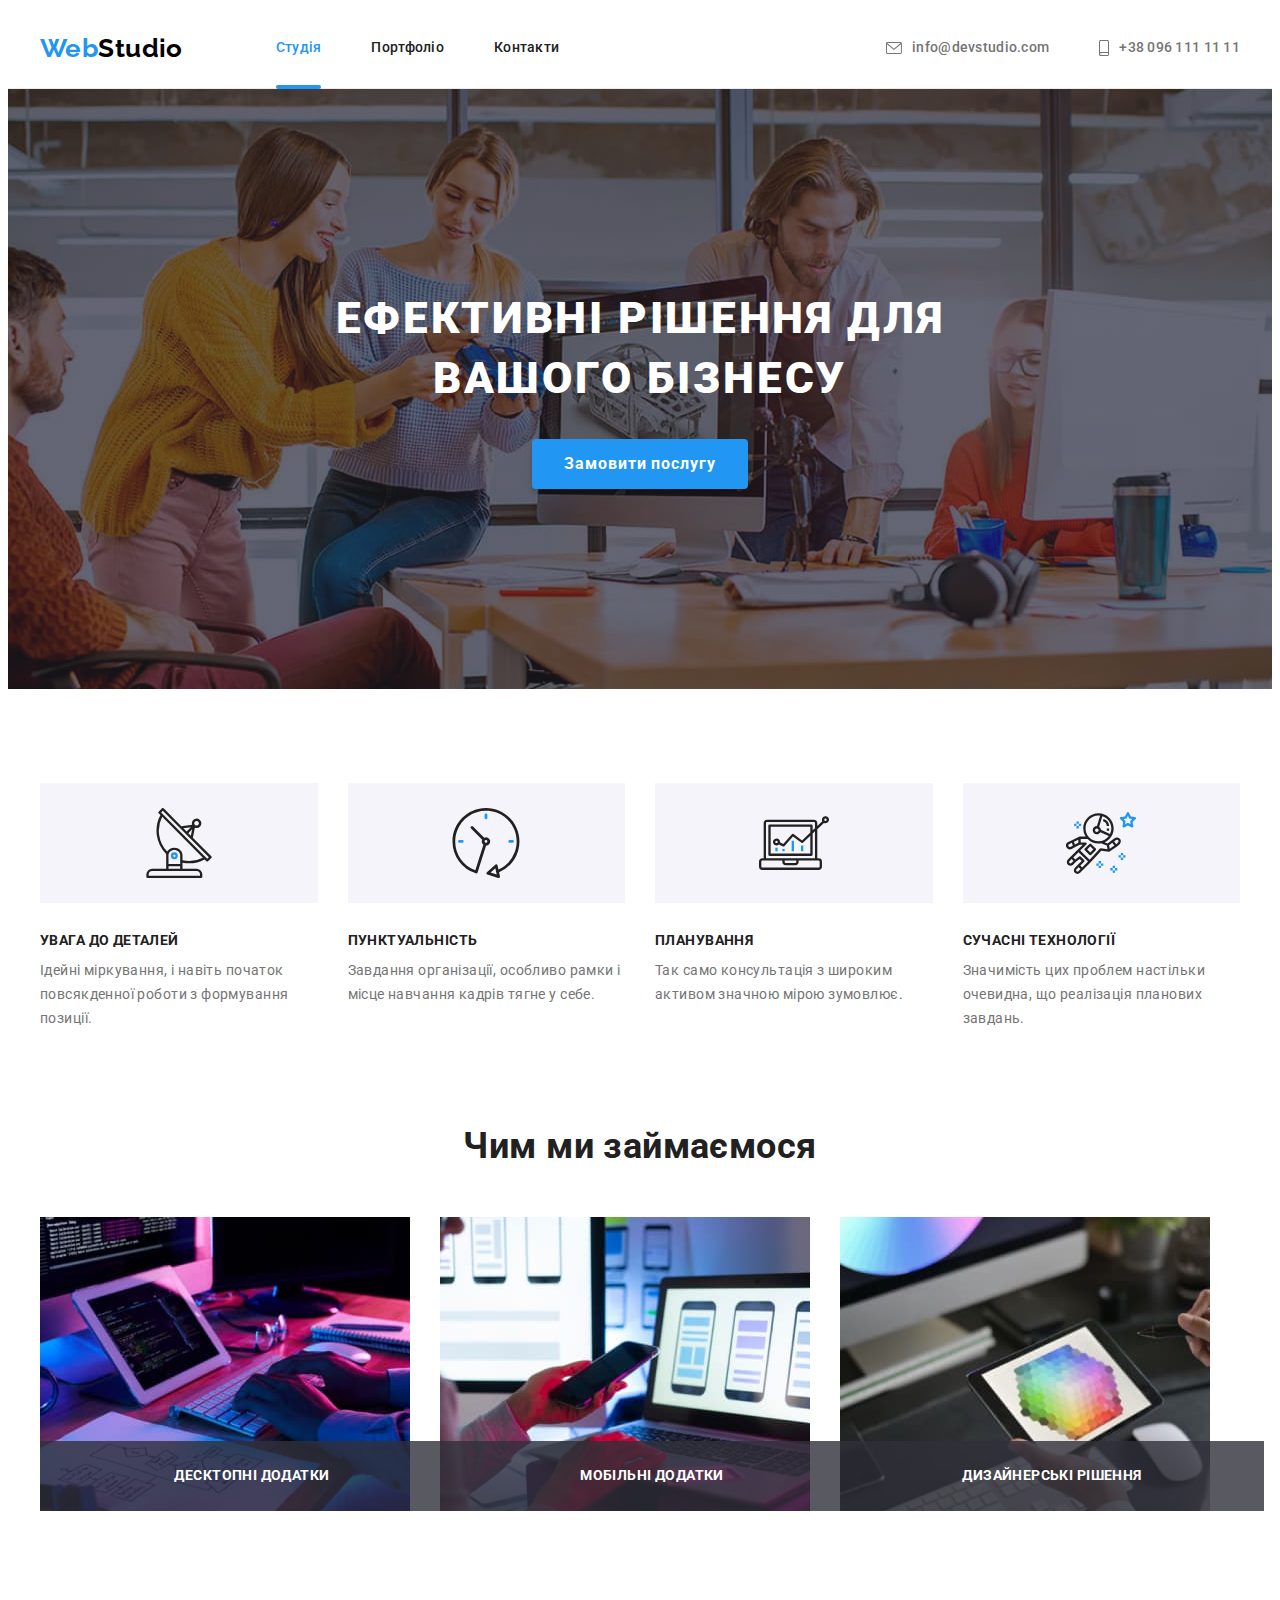
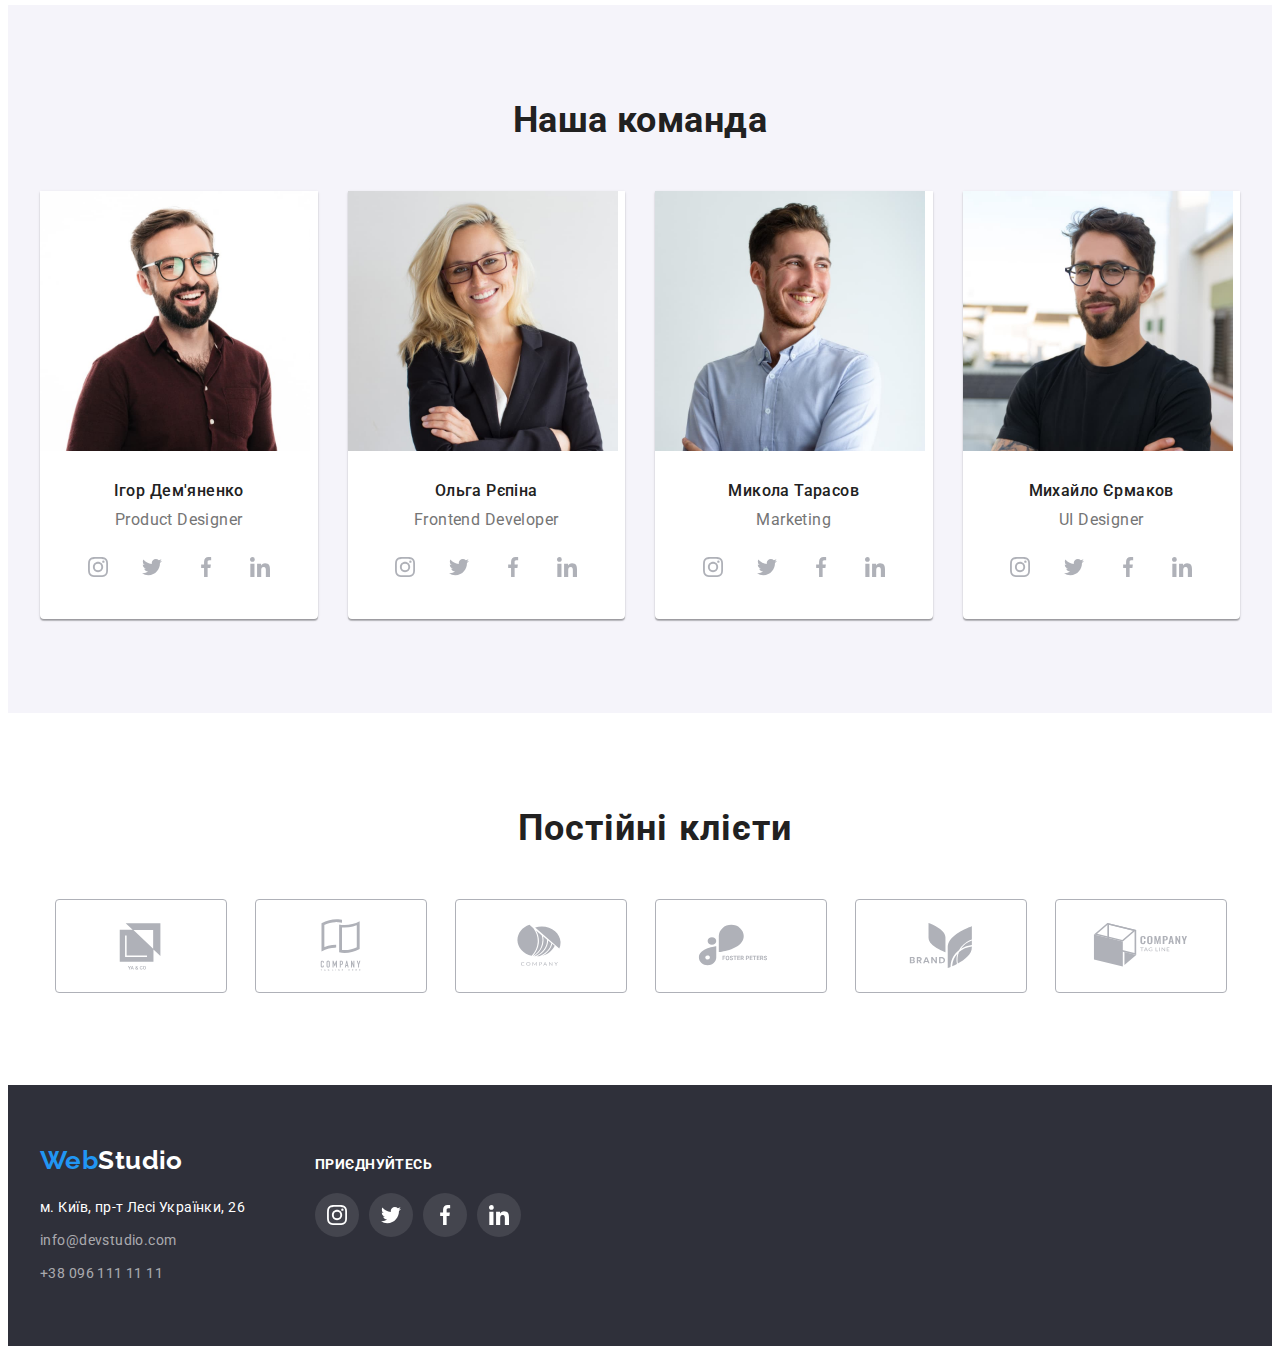
<file: index.html>
<!DOCTYPE html>
<html lang="uk">
  <head>
    <meta charset="UTF-8" />
    <meta http-equiv="X-UA-Compatible" content="IE=edge" />
    <meta name="viewport" content="width=device-width, initial-scale=1.0" />
    <title>WebStudio</title>
    <link rel="preconnect" href="https://fonts.googleapis.com" />
    <link rel="preconnect" href="https://fonts.gstatic.com" crossorigin />
    <link
      href="https://fonts.googleapis.com/css2?family=Raleway:wght@700&family=Roboto:wght@400;500;700;900&display=swap"
      rel="stylesheet"
    />
    <link
      rel="stylesheet"
      href="https://cdnjs.cloudflare.com/ajax/libs/modern-normalize/1.1.0/modern-normalize.min.css"
      integrity="sha512-wpPYUAdjBVSE4KJnH1VR1HeZfpl1ub8YT/NKx4PuQ5NmX2tKuGu6U/JRp5y+Y8XG2tV+wKQpNHVUX03MfMFn9Q=="
      crossorigin="anonymous"
      referrerpolicy="no-referrer"
    />
    <link rel="stylesheet" href="./css/styles.css" />
  </head>
  <body>
    <header class="page-header">
      <div class="container page-header-container">
        <nav class="page-navigator">
          <a class="weblogo link" href="./index.html" lang="en"
            ><span class="logo-accent">Web</span>Studio</a
          >
          <ul class="nav-list list">
            <li>
              <a class="nav-item link current" href="./index.html">Студія</a>
            </li>
            <li>
              <a class="nav-item link" href="./portfolio.html">Портфоліо</a>
            </li>
            <li><a class="nav-item link" href="#">Контакти</a></li>
          </ul>
        </nav>
        <ul class="auth-nav list">
          <li class="menu-header-item">
            <a class="mail link" href="mailto:info@devstudio.com">
              <svg class="contact-mail-icon" width="16" height="12">
                <use href="./images/icons.svg#icon-envelope"></use>
              </svg>
              info@devstudio.com</a
            >
          </li>
          <li class="menu-header-item">
            <a class="auth-nav-tel link" href="tel:+380961111111">
              <svg class="contact-phone-icon" width="10" height="16">
                <use href="./images/icons.svg#icon-smartphone"></use>
              </svg>
              +38 096 111 11 11</a
            >
          </li>
        </ul>
      </div>
    </header>
    <main>
      <section class="hero">
        <h1 class="hero-title">Ефективні рішення для вашого бізнесу</h1>
        <button class="hero-btn" data-modal-open type="button">
          Замовити послугу
        </button>
      </section>
      <section class="section features">
        <div class="container">
          <h2 class="visually-hidden">Перелік переваг</h2>
          <ul class="benefits list">
            <li class="benefits-items icon-antenna">
              <h3 class="title">Увага до деталей</h3>
              <p class="text">
                Ідейні міркування, і навіть початок повсякденної роботи з
                формування позиції.
              </p>
            </li>
            <li class="benefits-items icon-clock">
              <h3 class="title">Пунктуальність</h3>
              <p class="text">
                Завдання організації, особливо рамки і місце навчання кадрів
                тягне у себе.
              </p>
            </li>
            <li class="benefits-items icon-diagram">
              <h3 class="title">Планування</h3>
              <p class="text">
                Так само консультація з широким активом значною мірою зумовлює.
              </p>
            </li>
            <li class="benefits-items icon-astronaut">
              <h3 class="title">Сучасні технології</h3>
              <p class="text">
                Значимість цих проблем настільки очевидна, що реалізація
                планових завдань.
              </p>
            </li>
          </ul>
        </div>
      </section>
      <section class="section works">
        <div class="container">
          <h2 class="section-title">Чим ми займаємося</h2>
          <ul class="direction list">
            <li>
              <div class="title-works-container">
                <img
                  src="./images/Programming.jpg"
                  alt="Програмування"
                  width="370"
                  height="294"
                />
                <p class="title-works-text">Десктопні додатки</p>
              </div>
            </li>
            <li>
              <div class="title-works-container">
                <img
                  src="./images/Applications.jpg"
                  alt="Мобільні додатки"
                  width="370"
                  height="294"
                />
                <p class="title-works-text">Мобільні додатки</p>
              </div>
            </li>
            <li>
              <div class="title-works-container">
                <img
                  src="./images/Desigen.jpg"
                  alt="Дизайн"
                  width="370"
                  height="294"
                />
                <p class="title-works-text">Дизайнерські рішення</p>
              </div>
            </li>
          </ul>
        </div>
      </section>
      <section class="section-team section">
        <div class="container">
          <h2 class="section-title">Наша команда</h2>
          <ul class="team list">
            <li class="team-item">
              <img
                src="./images/IgorD.jpg"
                width="270"
                height="260"
                alt="Ігор Дем'яненко"
              />
              <div class="titlr-team-container">
                <h3 class="title">Ігор Дем'яненко</h3>
                <p class="text" lang="en">Product Designer</p>
                <ul class="social-list list">
                  <li class="social-list-item">
                    <a href="#" class="social-list-link link">
                      <svg
                        lang="en"
                        aria-label="instagram icon"
                        class="social-list-icon"
                        width="20"
                        height="20"
                      >
                        <use href="./images/icons.svg#icon-instagram"></use>
                      </svg>
                    </a>
                  </li>
                  <li class="social-list-item">
                    <a href="#" class="social-list-link link">
                      <svg
                        lang="en"
                        aria-label="twitter icon"
                        class="social-list-icon"
                        width="20"
                        height="20"
                      >
                        <use href="./images/icons.svg#icon-twitter"></use>
                      </svg>
                    </a>
                  </li>
                  <li class="social-list-item">
                    <a href="#" class="social-list-link link">
                      <svg
                        lang="en"
                        aria-label="facebook icon"
                        class="social-list-icon"
                        width="20"
                        height="20"
                      >
                        <use href="./images/icons.svg#icon-facebook"></use>
                      </svg>
                    </a>
                  </li>
                  <li class="social-list-item">
                    <a href="#" class="social-list-link link">
                      <svg
                        lang="en"
                        aria-label="linkedin icon"
                        class="social-list-icon"
                        width="20"
                        height="20"
                      >
                        <use href="./images/icons.svg#icon-linkedin"></use>
                      </svg>
                    </a>
                  </li>
                </ul>
              </div>
            </li>
            <li class="team-item">
              <img
                src="./images/OlgaR.jpg"
                width="270"
                height="260"
                alt="Ольга Рєпіна"
              />
              <div class="titlr-team-container">
                <h3 class="title">Ольга Рєпіна</h3>
                <p class="text" lang="en">Frontend Developer</p>
                <ul class="social-list list">
                  <li class="social-list-item">
                    <a href="#" class="social-list-link link">
                      <svg
                        lang="en"
                        aria-label="instagram icon"
                        class="social-list-icon"
                        width="20"
                        height="20"
                      >
                        <use href="./images/icons.svg#icon-instagram"></use>
                      </svg>
                    </a>
                  </li>
                  <li class="social-list-item">
                    <a href="#" class="social-list-link link">
                      <svg
                        lang="en"
                        aria-label="twitter icon"
                        class="social-list-icon"
                        width="20"
                        height="20"
                      >
                        <use href="./images/icons.svg#icon-twitter"></use>
                      </svg>
                    </a>
                  </li>
                  <li class="social-list-item">
                    <a href="#" class="social-list-link link">
                      <svg
                        lang="en"
                        aria-label="facebook icon"
                        class="social-list-icon"
                        width="20"
                        height="20"
                      >
                        <use href="./images/icons.svg#icon-facebook"></use>
                      </svg>
                    </a>
                  </li>
                  <li class="social-list-item">
                    <a href="#" class="social-list-link link">
                      <svg
                        lang="en"
                        aria-label="linkedin icon"
                        class="social-list-icon"
                        width="20"
                        height="20"
                      >
                        <use href="./images/icons.svg#icon-linkedin"></use>
                      </svg>
                    </a>
                  </li>
                </ul>
              </div>
            </li>
            <li class="team-item">
              <img
                src="./images/MykolaT.jpg"
                width="270"
                height="260"
                alt="Микола Тарасов"
              />
              <div class="titlr-team-container">
                <h3 class="title">Микола Тарасов</h3>
                <p class="text" lang="en">Marketing</p>
                <ul class="social-list list">
                  <li class="social-list-item">
                    <a href="#" class="social-list-link link">
                      <svg
                        lang="en"
                        aria-label="instagram icon"
                        class="social-list-icon"
                        width="20"
                        height="20"
                      >
                        <use href="./images/icons.svg#icon-instagram"></use>
                      </svg>
                    </a>
                  </li>
                  <li class="social-list-item">
                    <a href="#" class="social-list-link link">
                      <svg
                        lang="en"
                        aria-label="twitter icon"
                        class="social-list-icon"
                        width="20"
                        height="20"
                      >
                        <use href="./images/icons.svg#icon-twitter"></use>
                      </svg>
                    </a>
                  </li>
                  <li class="social-list-item">
                    <a href="#" class="social-list-link link">
                      <svg
                        lang="en"
                        aria-label="facebook icon"
                        class="social-list-icon"
                        width="20"
                        height="20"
                      >
                        <use href="./images/icons.svg#icon-facebook"></use>
                      </svg>
                    </a>
                  </li>
                  <li class="social-list-item">
                    <a href="#" class="social-list-link link">
                      <svg
                        lang="en"
                        aria-label="linkedin icon"
                        class="social-list-icon"
                        width="20"
                        height="20"
                      >
                        <use href="./images/icons.svg#icon-linkedin"></use>
                      </svg>
                    </a>
                  </li>
                </ul>
              </div>
            </li>
            <li class="team-item">
              <img
                src="./images/MyhailoE.jpg"
                width="270"
                height="260"
                alt="Михайло Єрмаков"
              />
              <div class="titlr-team-container">
                <h3 class="title">Михайло Єрмаков</h3>
                <p class="text" lang="en">UI Designer</p>
                <ul class="social-list list">
                  <li class="social-list-item">
                    <a href="#" class="social-list-link link">
                      <svg
                        lang="en"
                        aria-label="instagram icon"
                        class="social-list-icon"
                        width="20"
                        height="20"
                      >
                        <use href="./images/icons.svg#icon-instagram"></use>
                      </svg>
                    </a>
                  </li>
                  <li class="social-list-item">
                    <a href="#" class="social-list-link link">
                      <svg
                        lang="en"
                        aria-label="twitter icon"
                        class="social-list-icon"
                        width="20"
                        height="20"
                      >
                        <use href="./images/icons.svg#icon-twitter"></use>
                      </svg>
                    </a>
                  </li>
                  <li class="social-list-item">
                    <a href="#" class="social-list-link link">
                      <svg
                        lang="en"
                        aria-label="facebook icon"
                        class="social-list-icon"
                        width="20"
                        height="20"
                      >
                        <use href="./images/icons.svg#icon-facebook"></use>
                      </svg>
                    </a>
                  </li>
                  <li class="social-list-item">
                    <a href="#" class="social-list-link link">
                      <svg
                        lang="en"
                        aria-label="linkedin icon"
                        class="social-list-icon"
                        width="20"
                        height="20"
                      >
                        <use href="./images/icons.svg#icon-linkedin"></use>
                      </svg>
                    </a>
                  </li>
                </ul>
              </div>
            </li>
          </ul>
        </div>
      </section>
      <section class="clients">
        <div class="container">
          <h2 class="clients-title">Постійні клієти</h2>
          <ul class="clients-list">
            <li class="clients-icon-list list">
              <a class="clients-icon link" href="#">
                <svg class="logo-icon" width="106" height="60">
                  <use href="./images/icons.svg#icon-Logo"></use>
                </svg>
              </a>
            </li>
            <li class="clients-icon-list list">
              <a class="clients-icon link" href="#">
                <svg class="logo-icon" width="106" height="60">
                  <use href="./images/icons.svg#icon-Logo-Copmany"></use>
                </svg>
              </a>
            </li>
            <li class="clients-icon-list list">
              <a class="clients-icon" href="#">
                <svg class="logo-icon link" width="106" height="60">
                  <use href="./images/icons.svg#icon-Logo-client3"></use>
                </svg>
              </a>
            </li>
            <li class="clients-icon-list list">
              <a class="clients-icon link" href="#">
                <svg class="logo-icon" width="106" height="60">
                  <use href="./images/icons.svg#icon-Logo-client4"></use>
                </svg>
              </a>
            </li>
            <li class="clients-icon-list list">
              <a class="clients-icon link" href="#">
                <svg class="logo-icon" width="106" height="60">
                  <use href="./images/icons.svg#icon-Logo-client5"></use>
                </svg>
              </a>
            </li>
            <li class="clients-icon-list list">
              <a class="clients-icon link" href="#">
                <svg class="logo-icon" width="106" height="60">
                  <use href="./images/icons.svg#icon-Logo-client6"></use>
                </svg>
              </a>
            </li>
          </ul>
        </div>
      </section>
    </main>
    <footer class="footer">
      <div class="container oll-footer">
        <div class="futer-list-adress">
          <a class="weblogo link" href="./index.html" lang="en"
            ><span class="logo-accent">Web</span>Studio</a
          >
          <address class="contacts-address">
            <ul class="footer-list list">
              <li class="adress-item">
                <a
                  class="footer-address link"
                  href="https://goo.gl/maps/xFsdHC4gRguGW5g56"
                  target="_blank"
                  rel="noopener noreferrer nofollow"
                  >м. Київ, пр-т Лесі Українки, 26</a
                >
              </li>
              <li class="adress-item">
                <a class="footer-mail link" href="mailto:info@devstudio.com"
                  >info@devstudio.com</a
                >
              </li>
              <li class="adress-item">
                <a class="footer-tel link" href="tel:+380961111111"
                  >+38 096 111 11 11</a
                >
              </li>
            </ul>
          </address>
        </div>
        <div class="social-footer">
          <p class="social-footer-title">приєднуйтесь</p>
          <ul class="footer-social-list list">
            <li class="footer-social-link">
              <a class="footer-icon-link link" href="#">
                <svg
                  lang="en"
                  aria-label="instagram icon"
                  class="footer-icon"
                  width="20"
                  height="20"
                >
                  <use href="./images/icons.svg#icon-instagram"></use>
                </svg>
              </a>
            </li>
            <li class="footer-social-link">
              <a class="footer-icon-link link" href="#">
                <svg
                  lang="en"
                  aria-label="twitter icon"
                  class="footer-icon"
                  width="20"
                  height="20"
                >
                  <use href="./images/icons.svg#icon-twitter"></use>
                </svg>
              </a>
            </li>
            <li class="footer-social-link">
              <a class="footer-icon-link link" href="#">
                <svg
                  lang="en"
                  aria-label="facebook icon"
                  class="footer-icon"
                  width="20"
                  height="20"
                >
                  <use href="./images/icons.svg#icon-facebook"></use>
                </svg>
              </a>
            </li>
            <li class="footer-social-link">
              <a class="footer-icon-link link" href="#">
                <svg
                  lang="en"
                  aria-label="linkedin icon"
                  class="footer-icon"
                  width="20"
                  height="20"
                >
                  <use href="./images/icons.svg#icon-linkedin"></use>
                </svg>
              </a>
            </li>
          </ul>
        </div>
      </div>
    </footer>
    <div class="backdrop is-hidden" data-modal>
      <div class="modal">
        <button type="button" data-modal-close class="modal-btn">
          <svg class="modal-close-icon" width="18" height="18">
            <use href="./images/icons.svg#icon-close-black"></use>
          </svg>
        </button>
      </div>
    </div>
    <script src="./js/modal.js"></script>
  </body>
</html>
</file>
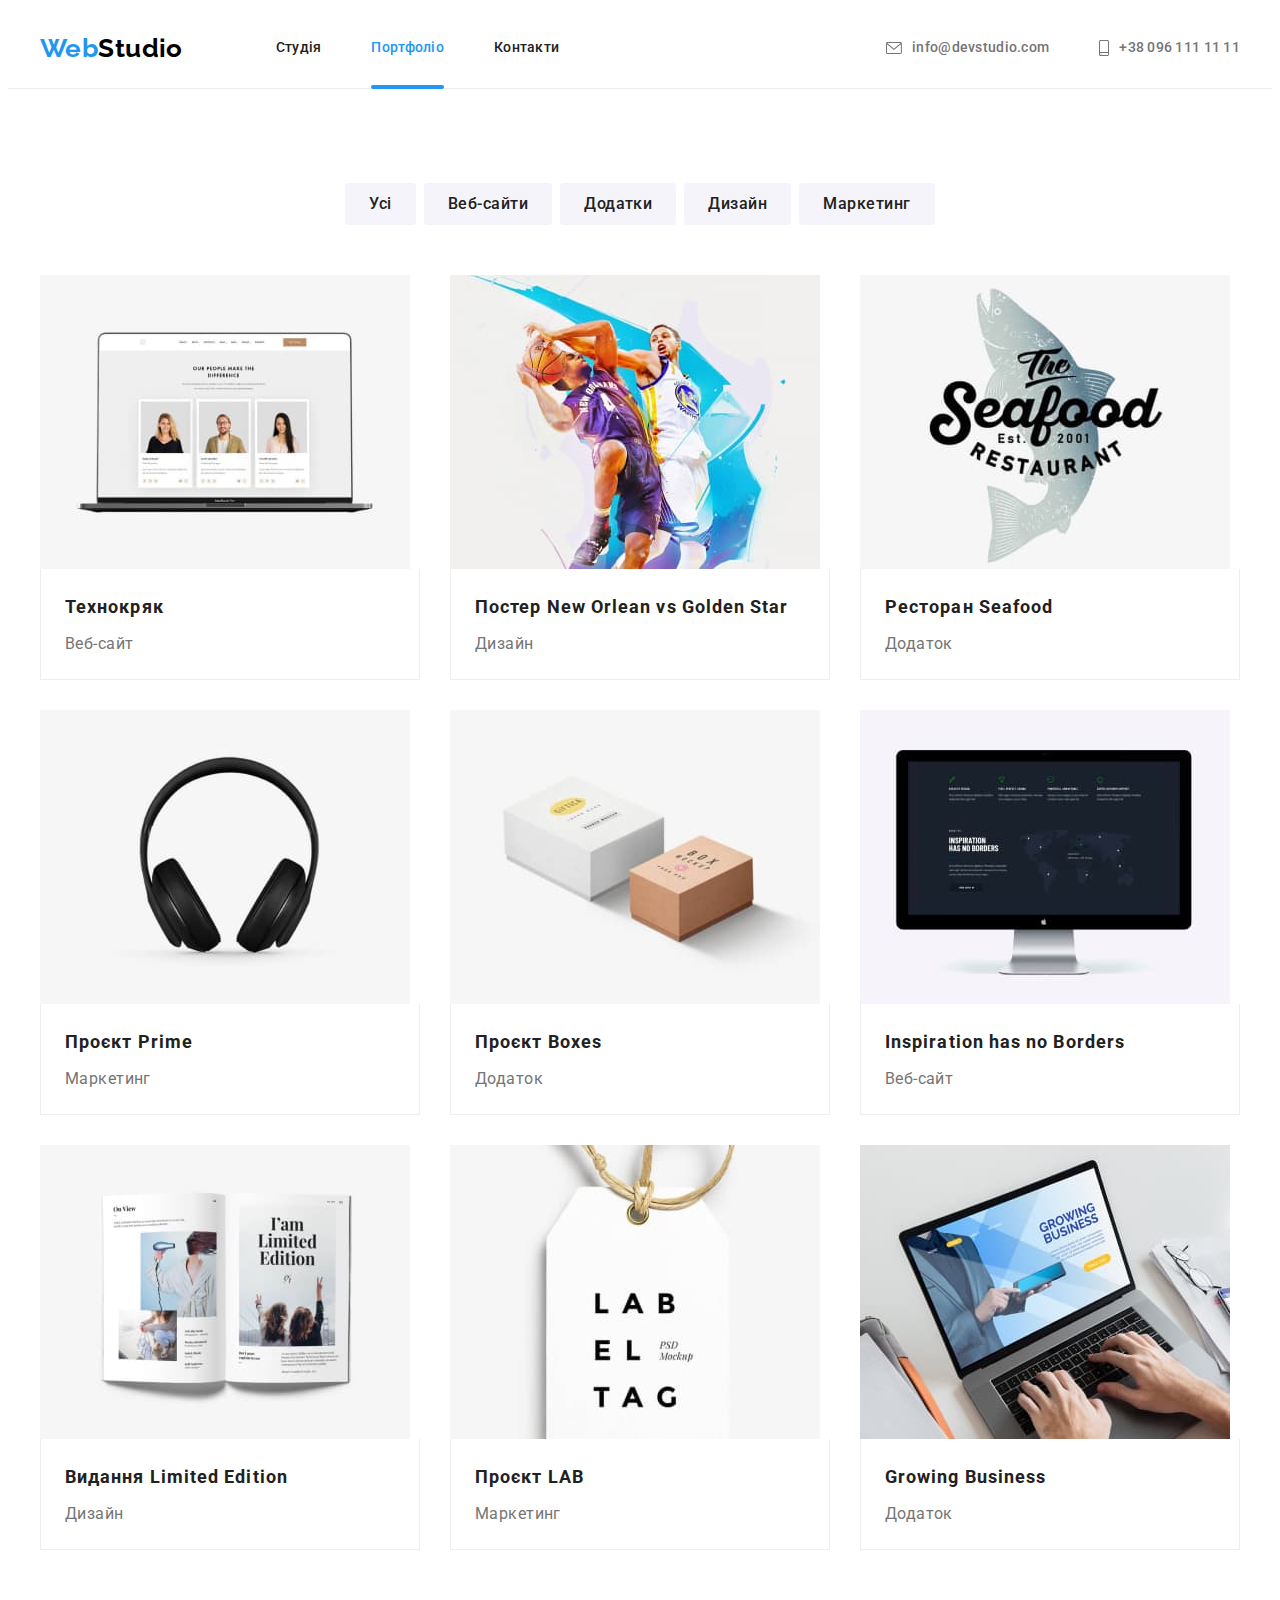
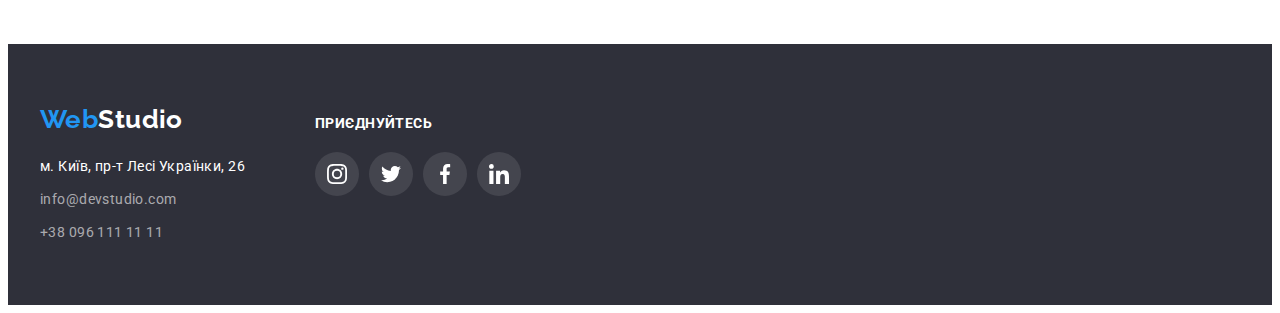
<file: portfolio.html>
<!DOCTYPE html>
<html lang="uk">
  <head>
    <meta charset="UTF-8" />
    <meta http-equiv="X-UA-Compatible" content="IE=edge" />
    <meta name="viewport" content="width=device-width, initial-scale=1.0" />
    <title>Портфоліо</title>
    <link rel="preconnect" href="https://fonts.googleapis.com" />
    <link rel="preconnect" href="https://fonts.gstatic.com" crossorigin />
    <link
      href="https://fonts.googleapis.com/css2?family=Raleway:wght@700&family=Roboto:wght@400;500;700;900&display=swap"
      rel="stylesheet"
    />
    <link
      rel="stylesheet"
      href="https://cdnjs.cloudflare.com/ajax/libs/modern-normalize/1.1.0/modern-normalize.min.css"
      integrity="sha512-wpPYUAdjBVSE4KJnH1VR1HeZfpl1ub8YT/NKx4PuQ5NmX2tKuGu6U/JRp5y+Y8XG2tV+wKQpNHVUX03MfMFn9Q=="
      crossorigin="anonymous"
      referrerpolicy="no-referrer"
    />
    <link rel="stylesheet" href="./css/styles.css" />
  </head>
  <body>
    <header class="page-header">
      <div class="container page-header-container">
        <nav class="page-navigator">
          <a class="weblogo link" href="./index.html" lang="en"
            ><span class="logo-accent">Web</span>Studio</a
          >
          <ul class="nav-list list">
            <li>
              <a class="nav-item link" href="./index.html">Студія</a>
            </li>
            <li>
              <a class="nav-item link current" href="./portfolio.html"
                >Портфоліо</a
              >
            </li>
            <li><a class="nav-item link" href="#">Контакти</a></li>
          </ul>
        </nav>
        <ul class="auth-nav list">
          <li class="menu-header-item">
            <a class="mail link" href="mailto:info@devstudio.com">
              <svg class="contact-mail-icon" width="16" height="12">
                <use href="./images/icons.svg#icon-envelope"></use>
              </svg>
              info@devstudio.com</a
            >
          </li>
          <li class="menu-header-item">
            <a class="auth-nav-tel link" href="tel:+380961111111">
              <svg class="contact-phone-icon" width="10" height="16">
                <use href="./images/icons.svg#icon-smartphone"></use>
              </svg>
              +38 096 111 11 11</a
            >
          </li>
        </ul>
      </div>
    </header>
    <main>
      <h1 class="visually-hidden">Наше партфоліо</h1>
      <section class="section">
        <div class="container">
          <h2 class="visually-hidden">Перелік виконаних робіт</h2>
          <ul class="filter-list list">
            <li class="filter-item">
              <button type="button" class="partfolio-button">Усі</button>
            </li>
            <li class="filter-item">
              <button type="button" class="partfolio-button">Веб-сайти</button>
            </li>
            <li class="filter-item">
              <button type="button" class="partfolio-button">Додатки</button>
            </li>
            <li class="filter-item">
              <button type="button" class="partfolio-button">Дизайн</button>
            </li>
            <li class="filter-item">
              <button type="button" class="partfolio-button">Маркетинг</button>
            </li>
          </ul>
          <ul class="work list">
            <li class="work-item">
              <a class="work-link link" href="#">
                <div class="project-modal-container">
                  <img
                    src="./images/portfolio/website.jpg"
                    width="370"
                    height="294"
                    alt="Ноутбук"
                  />
                  <p class="modal-container-text">
                    Ресурс пропонує комплексні пропозиції з різним рівнем
                    функціоналу та сервісів. Все це дозволить відвідувачу
                    отримати вичерпні відомості про компанію чи приватну особу.
                  </p>
                </div>

                <div class="project-container">
                  <h3 class="title">Технокряк</h3>
                  <p class="text">Веб-сайт</p>
                </div>
              </a>
            </li>
            <li class="work-item">
              <a class="work-link link" href="#">
                <div class="project-modal-container">
                  <img
                    src="./images/portfolio/desigen.jpg"
                    width="370"
                    height="294"
                    alt="Баскетболісти"
                  />
                  <p class="modal-container-text">
                    Ресурс пропонує комплексні пропозиції з різним рівнем
                    функціоналу та сервісів. Все це дозволить відвідувачу
                    отримати вичерпні відомості про компанію чи приватну особу.
                  </p>
                </div>

                <div class="project-container">
                  <h3 class="title">Постер New Orlean vs Golden Star</h3>
                  <p class="text">Дизайн</p>
                </div>
              </a>
            </li>
            <li class="work-item">
              <a class="work-link link" href="#">
                <div class="project-modal-container">
                  <img
                    src="./images/portfolio/applications.jpg"
                    width="370"
                    height="294"
                    alt="Логотип ресторану"
                  />
                  <p class="modal-container-text">
                    Ресурс пропонує комплексні пропозиції з різним рівнем
                    функціоналу та сервісів. Все це дозволить відвідувачу
                    отримати вичерпні відомості про компанію чи приватну особу.
                  </p>
                </div>

                <div class="project-container">
                  <h3 class="title">Ресторан Seafood</h3>
                  <p class="text">Додаток</p>
                </div>
              </a>
            </li>
            <li class="work-item">
              <a class="work-link link" href="#">
                <div class="project-modal-container">
                  <img
                    src="./images/portfolio/prime.jpg"
                    width="370"
                    height="294"
                    alt="Навушники"
                  />
                  <p class="modal-container-text">
                    Ресурс пропонує комплексні пропозиції з різним рівнем
                    функціоналу та сервісів. Все це дозволить відвідувачу
                    отримати вичерпні відомості про компанію чи приватну особу.
                  </p>
                </div>

                <div class="project-container">
                  <h3 class="title">Проєкт Prime</h3>
                  <p class="text">Маркетинг</p>
                </div>
              </a>
            </li>
            <li class="work-item">
              <a class="work-link link" href="#">
                <div class="project-modal-container">
                  <img
                    src="./images/portfolio/boxes.jpg"
                    width="370"
                    height="294"
                    alt="Картонні коробки"
                  />
                  <p class="modal-container-text">
                    Ресурс пропонує комплексні пропозиції з різним рівнем
                    функціоналу та сервісів. Все це дозволить відвідувачу
                    отримати вичерпні відомості про компанію чи приватну особу.
                  </p>
                </div>

                <div class="project-container">
                  <h3 class="title">Проєкт Boxes</h3>
                  <p class="text">Додаток</p>
                </div>
              </a>
            </li>
            <li class="work-item">
              <a class="work-link link" href="#">
                <div class="project-modal-container">
                  <img
                    src="./images/portfolio/borders.jpg"
                    width="370"
                    height="294"
                    alt="Монітор"
                  />
                  <p class="modal-container-text">
                    Ресурс пропонує комплексні пропозиції з різним рівнем
                    функціоналу та сервісів. Все це дозволить відвідувачу
                    отримати вичерпні відомості про компанію чи приватну особу.
                  </p>
                </div>

                <div class="project-container">
                  <h3 class="title" lang="en">Inspiration has no Borders</h3>
                  <p class="text">Веб-сайт</p>
                </div>
              </a>
            </li>
            <li class="work-item">
              <a class="work-link link" href="#">
                <div class="project-modal-container">
                  <img
                    src="./images/portfolio/limited-edition.jpg"
                    width="370"
                    height="294"
                    alt="Журнал"
                  />
                  <p class="modal-container-text">
                    Ресурс пропонує комплексні пропозиції з різним рівнем
                    функціоналу та сервісів. Все це дозволить відвідувачу
                    отримати вичерпні відомості про компанію чи приватну особу.
                  </p>
                </div>

                <div class="project-container">
                  <h3 class="title">Видання Limited Edition</h3>
                  <p class="text">Дизайн</p>
                </div>
              </a>
            </li>
            <li class="work-item">
              <a class="work-link link" href="#">
                <div class="project-modal-container">
                  <img
                    src="./images/portfolio/lab.jpg"
                    width="370"
                    height="294"
                    alt="Бирка"
                  />
                  <p class="modal-container-text">
                    Ресурс пропонує комплексні пропозиції з різним рівнем
                    функціоналу та сервісів. Все це дозволить відвідувачу
                    отримати вичерпні відомості про компанію чи приватну особу.
                  </p>
                </div>

                <div class="project-container">
                  <h3 class="title">Проєкт LAB</h3>
                  <p class="text">Маркетинг</p>
                </div>
              </a>
            </li>
            <li class="work-item">
              <a class="work-link link" href="#">
                <div class="project-modal-container">
                  <img
                    src="./images/portfolio/Business.jpg"
                    width="370"
                    height="294"
                    alt="Людина працює на наутбуці"
                  />
                  <p class="modal-container-text">
                    Ресурс пропонує комплексні пропозиції з різним рівнем
                    функціоналу та сервісів. Все це дозволить відвідувачу
                    отримати вичерпні відомості про компанію чи приватну особу.
                  </p>
                </div>

                <div class="project-container">
                  <h3 class="title" lang="en">Growing Business</h3>
                  <p class="text">Додаток</p>
                </div>
              </a>
            </li>
          </ul>
        </div>
      </section>
    </main>
    <footer class="footer">
      <div class="container oll-footer">
        <div class="futer-list-adress">
          <a class="weblogo link" href="./index.html" lang="en"
            ><span class="logo-accent">Web</span>Studio</a
          >
          <address class="contacts-address">
            <ul class="footer-list list">
              <li class="adress-item">
                <a
                  class="footer-address link"
                  href="https://goo.gl/maps/xFsdHC4gRguGW5g56"
                  target="_blank"
                  rel="noopener noreferrer nofollow"
                  >м. Київ, пр-т Лесі Українки, 26</a
                >
              </li>
              <li class="adress-item">
                <a class="footer-mail link" href="mailto:info@devstudio.com"
                  >info@devstudio.com</a
                >
              </li>
              <li class="adress-item">
                <a class="footer-tel link" href="tel:+380961111111"
                  >+38 096 111 11 11</a
                >
              </li>
            </ul>
          </address>
        </div>
        <div class="social-footer">
          <p class="social-footer-title">приєднуйтесь</p>
          <ul class="footer-social-list list">
            <li class="footer-social-link">
              <a class="footer-icon-link link" href="#">
                <svg
                  lang="en"
                  aria-label="instagram icon"
                  class="footer-icon"
                  width="20"
                  height="20"
                >
                  <use href="./images/icons.svg#icon-instagram"></use>
                </svg>
              </a>
            </li>
            <li class="footer-social-link">
              <a class="footer-icon-link link" href="#">
                <svg
                  lang="en"
                  aria-label="twitter icon"
                  class="footer-icon"
                  width="20"
                  height="20"
                >
                  <use href="./images/icons.svg#icon-twitter"></use>
                </svg>
              </a>
            </li>
            <li class="footer-social-link">
              <a class="footer-icon-link link" href="#">
                <svg
                  lang="en"
                  aria-label="facebook icon"
                  class="footer-icon"
                  width="20"
                  height="20"
                >
                  <use href="./images/icons.svg#icon-facebook"></use>
                </svg>
              </a>
            </li>
            <li class="footer-social-link">
              <a class="footer-icon-link link" href="#">
                <svg
                  lang="en"
                  aria-label="linkedin icon"
                  class="footer-icon"
                  width="20"
                  height="20"
                >
                  <use href="./images/icons.svg#icon-linkedin"></use>
                </svg>
              </a>
            </li>
          </ul>
        </div>
      </div>
    </footer>
  </body>
</html>
</file>
<file: css/styles.css>
:root {
  --primari-text-color: #757575;
  --title-text-color: #212121;
  --accent-color: #2196f3;
  --hover-color-btn: #188ce8;
  --logo-color: #000000;
  --footer-logo-color: #ffffff;
  --hover-color: #2196f3;
  --page-bg-color: #ffffff;
  --section-bg-color: #2f303a;
  --footer-auth-color: rgba(255, 255, 255, 0.6);
  --bgc-ourteam-color: #f5f4fa;
  --container-border-color: #eeeeee;
  --primati-time-function: cubic-bezier(0.4, 0, 0.2, 1);
}

h1,
h2,
h3,
h4,
p {
  margin-top: 0;
  margin-bottom: 0;
}

ul,
ol {
  margin-top: 0;
  margin-bottom: 0;
  padding-left: 0;
}

button {
  cursor: pointer;
}

img {
  display: block;
  max-width: 100%;
  height: auto;
}

.list {
  list-style: none;
}

.link {
  text-decoration: none;
}

.visually-hidden {
  position: absolute;
  width: 1px;
  height: 1px;
  margin: -1px;
  border: 0;
  padding: 0;
  white-space: nowrap;
  clip-path: inset(50%);
  clip: rect(0 0 0 0);
  overflow: hidden;
}

body {
  font-family: "Roboto", sans-serif;
  font-size: 14px;
  letter-spacing: 0.03em;
  background-color: var(--page-bg-color);
  color: var(--primari-text-color);
}

.container {
  width: 1200px;
  margin-left: auto;
  margin-right: auto;
  padding-left: 15px;
  padding-right: 15px;
}

.section {
  display: block;
  padding-top: 94px;
  padding-bottom: 94px;
}

/*---------------- header---------------- */
.page-header {
  border-bottom: 1px solid #ececec;
}

.page-header-container {
  display: flex;
  align-items: center;
  justify-content: space-between;
}

.page-navigator {
  display: flex;
  align-items: center;
}
.weblogo {
  font-family: "Raleway", sans-serif;
  font-weight: 700;
  font-size: 26px;
  line-height: 1.19;
  color: var(--logo-color);
  margin-right: 93px;
}

.logo-accent {
  color: var(--accent-color);
}

.nav-item {
  display: block;
  font-weight: 500;
  line-height: 1.14;
  letter-spacing: 0.02em;
  color: var(--title-text-color);
  padding: 32px 0;
  transition: color 250ms var(--primati-time-function);
}

.nav-item:last-child {
  margin-right: 0;
}

.nav-item:hover,
.nav-item:focus {
  color: var(--accent-color);
}

.nav-list {
  display: flex;
  column-gap: 50px;
}

.nav-list .nav-item.current {
  color: var(--accent-color);
}

.link.current {
  position: relative;
  color: var(--accent-color);
}

.current::after {
  content: "";
  position: absolute;
  display: block;
  bottom: -1px;
  left: 0;
  width: 100%;
  height: 4px;
  background-color: var(--accent-color);
  border-radius: 2px;
}

.auth-nav {
  display: flex;
  gap: 50px;
}

.menu-header-item:last-child {
  margin-right: 0;
}
.mail,
.auth-nav-tel {
  display: flex;
  gap: 10px;
  align-items: center;
  justify-content: center;
  font-weight: 500;
  line-height: 1.14;
  letter-spacing: 0.02em;
  color: var(--primari-text-color);
  padding: 32px 0;
  transition: color 250ms var(--primati-time-function);
}

.mail:hover,
.mail:focus {
  color: var(--accent-color);
}

.auth-nav-tel:hover,
.auth-nav-tel:focus {
  color: var(--accent-color);
}

.contact-mail-icon {
  fill: currentColor;
}

.contact-phone-icon {
  fill: currentColor;
}

/* -----------------HERO--------------------- */

.hero {
  margin-left: auto;
  margin-right: auto;
  max-width: 1600px;
  align-items: center;
  padding: 200px 0;
  text-align: center;
  background-color: #c4c4c4;
  background-image: linear-gradient(
      rgba(47, 48, 58, 0.4),
      rgba(47, 48, 58, 0.4)
    ),
    url(../images/hero-bg-image.jpg);
  background-repeat: no-repeat;
  background-position: center;
  background-size: cover;
}

.hero-title {
  margin: auto;
  margin-bottom: 30px;
  font-weight: 900;
  font-size: 44px;
  line-height: 1.36;
  text-align: center;
  letter-spacing: 0.06em;
  text-transform: uppercase;
  width: 696px;
  color: var(--page-bg-color);
}

.hero-btn {
  box-shadow: 0px 4px 4px rgb(0 0 0 / 15%);
  display: inline-block;
  margin: 0 auto;
  padding: 10px 32px;
  font-family: inherit;
  font-weight: 700;
  font-size: 16px;
  line-height: 1.88;
  letter-spacing: 0.06em;
  background-color: var(--accent-color);
  color: var(--footer-logo-color);
  text-decoration: none;
  border-color: transparent;
  border-radius: 4px;
  border: 0;
  transition: background-color 250ms var(--primati-time-function);
}

.hero-btn:hover,
.hero-btn:focus {
  background-color: var(--hover-color-btn);
}
/* ------------section-benefits--------------- */

.features {
  padding-top: 94px;
  padding-bottom: 47px;
}

.benefits {
  display: flex;
  gap: 30px;
}

.benefits-items {
  flex-basis: calc(100% - 90px / 4);
}

.benefits-items::before {
  display: block;
  content: "";
  height: 120px;
  margin-bottom: 30px;
  background: var(--bgc-ourteam-color);
  background-size: 70px 70px;
  background-repeat: no-repeat;
  background-position: center;
}

.icon-antenna::before {
  background-image: url(../images/antenna.svg);
}

.icon-clock::before {
  background-image: url(../images/clock.svg);
}

.icon-diagram::before {
  background-image: url(../images/diagram.svg);
}

.icon-astronaut::before {
  background-image: url(../images/astronaut.svg);
}

.benefits .title {
  font-weight: 700;
  font-size: 14px;
  line-height: 1.14;
  text-transform: uppercase;
  color: var(--title-text-color);
}

.benefits .text {
  line-height: 1.71;
}

/* -----------section-direction-------------- */

.works {
  padding-top: 47px;
  padding-bottom: 94px;
}

.direction {
  display: flex;
  gap: 30px;
}

.section-title {
  font-weight: 700;
  font-size: 36px;
  line-height: 1.17;
  text-align: center;
  color: var(--title-text-color);
  margin-bottom: 50px;
}

.title-works-container {
  position: relative;
}

.title-works-text {
  position: absolute;
  width: 100%;
  padding: 27px;
  bottom: 0;
  left: 0;
  font-weight: 700;
  font-size: 14px;
  line-height: 1.14;
  text-align: center;
  letter-spacing: 0.03em;
  text-transform: uppercase;
  color: var(--footer-logo-color);
  background-color: rgba(47, 48, 58, 0.8);
}

/* -------------section-team----------------- */

.section-team {
  background-color: var(--bgc-ourteam-color);
}

.team {
  display: flex;
  gap: 30px;
}

.team-item {
  background-color: var(--page-bg-color);
  box-shadow: 0px 1px 3px rgba(0, 0, 0, 0.12), 0px 1px 1px rgba(0, 0, 0, 0.14),
    0px 2px 1px rgba(0, 0, 0, 0.2);
  border-radius: 0px 0px 4px 4px;
  flex-basis: calc(100% - 90px / 4);
}

.team .title {
  font-weight: 500;
  font-size: 16px;
  line-height: 1.19;
  text-align: center;
  color: var(--title-text-color);
}

.title {
  margin-bottom: 10px;
}

.team .text {
  font-size: 16px;
  line-height: 1.19;
  text-align: center;
  padding-bottom: 16px;
}

.titlr-team-container {
  padding-top: 30px;
  padding-bottom: 30px;
}

.social-list {
  display: flex;
  align-items: center;
  justify-content: center;
  height: 100%;
  gap: 10px;
}

.social-list-icon {
  fill: currentColor;
}

.social-list-link {
  display: flex;
  align-items: center;
  justify-content: center;
  width: 44px;
  height: 44px;
  border-radius: 50%;
  color: #afb1b8;
  transition: color 250ms var(--primati-time-function),
    background-color 250ms var(--primati-time-function);
}

.social-list-link:hover,
.social-list-link:focus {
  background-color: var(--hover-color);
  color: var(--page-bg-color);
}

/* ------------------CLIENTS----------- */

.clients {
  padding-top: 94px;
  padding-bottom: 94px;
  max-width: 1200px;
  margin: 0 auto;
}

.clients-title {
  margin-bottom: 50px;
  font-weight: 700;
  font-size: 36px;
  line-height: 1.17;
  text-align: center;
  letter-spacing: 0.03em;
  color: var(--title-text-color);
}

.clients-list {
  display: flex;
  gap: 30px;
}

.clients-icon-list {
  width: 170px;
  height: 92px;
}

.clients-icon {
  display: flex;
  width: 100%;
  height: 100%;
  border: 1px solid #afb1b8;
  border-radius: 4px;
  justify-content: center;
  align-items: center;
  color: #afb1b8;
  transition: border-color 250ms var(--primati-time-function),
    color 250ms var(--primati-time-function);
}

.logo-icon {
  fill: currentColor;
}

.clients-icon:hover,
.clients-icon:focus {
  border-color: var(--accent-color);
  color: var(--accent-color);
}

/* -------------Footer---------- */

.footer {
  background-color: var(--section-bg-color);
  padding-top: 60px;
  padding-bottom: 60px;
}

.oll-footer {
  display: flex;
  align-items: baseline;
}

.futer-list-adress {
  display: block;
  margin-right: 70px;
}

.footer .weblogo {
  display: inline-block;
  margin-bottom: 20px;
  font-family: "Raleway", sans-serif;
  font-weight: 700;
  font-size: 26px;
  line-height: 1.19;
  color: var(--footer-logo-color);
  margin-right: 0;
}
.contacts-address {
  font-style: normal;
}

.adress-item {
  display: block;
}

.footer-list .adress-item:not(:last-child) {
  margin-bottom: 9px;
}

.footer-address {
  line-height: 1.71;
  color: var(--footer-logo-color);
  transition: color 250ms var(--primati-time-function);
}

.footer-mail,
.footer-tel {
  line-height: 1.71;
  color: var(--footer-auth-color);
  transition: color 250ms var(--primati-time-function);
}

.footer-address:hover,
.footer-address:focus {
  color: var(--accent-color);
}

.footer-mail:hover,
.footer-mail:focus {
  color: var(--accent-color);
}

.footer-tel:hover,
.footer-tel:focus {
  color: var(--accent-color);
}

.social-footer-title {
  display: block;
  font-weight: 700;
  font-size: 14px;
  line-height: 1.14;
  letter-spacing: 0.03em;
  text-transform: uppercase;
  color: var(--footer-logo-color);
  margin-bottom: 20px;
}

.footer-social-list {
  display: flex;
  align-items: center;
  justify-content: center;
  height: 100%;
  gap: 10px;
}

.footer-icon-link {
  width: 44px;
  height: 44px;
  border-radius: 50%;
  display: flex;
  align-items: center;
  justify-content: center;
  background: rgba(255, 255, 255, 0.1);
  color: var(--footer-logo-color);
  transition: background-color 250ms var(--primati-time-function);
}

.footer-icon {
  fill: currentColor;
}

.footer-icon-link:hover,
.footer-icon-link:focus {
  background-color: var(--accent-color);
}
/* ------------------------Portfolio--------------------- */

.filter-list {
  display: flex;
  justify-content: center;
  gap: 8px;
  margin-bottom: 50px;
}

.partfolio-button {
  padding: 6px 22px;
  font-family: inherit;
  border-color: transparent;
  border-radius: 4px;
  font-weight: 500;
  font-size: 16px;
  line-height: 1.62;
  letter-spacing: 0.03em;
  cursor: pointer;
  background-color: var(--bgc-ourteam-color);
  color: var(--title-text-color);
  transition: color 250ms var(--primati-time-function),
    background-color 250ms var(--primati-time-function),
    box-shadow 250ms var(--primati-time-function);
}

.partfolio-button:hover,
.partfolio-button:focus {
  color: var(--footer-logo-color);
  background-color: var(--accent-color);
  box-shadow: 0px 3px 1px rgba(0, 0, 0, 0.1), 0px 1px 2px rgba(0, 0, 0, 0.08),
    0px 2px 2px rgba(0, 0, 0, 0.12);
}

/* ----------work gallery--------------- */

.work {
  display: flex;
  gap: 30px;
  flex-wrap: wrap;
}

.work-link {
  display: block;
  position: relative;
  transition: box-shadow 250ms var(--primati-time-function);
}

.work-item {
  flex-basis: calc((100% - 60px) / 3);
}

.project-modal-container {
  position: relative;
  overflow: hidden;
}

.modal-container-text {
  position: absolute;
  top: 0;
  left: 0;
  padding: 63px 24px;
  height: 100%;
  font-weight: 400;
  font-size: 18px;
  line-height: 1.56;
  letter-spacing: 0.03em;
  color: var(--footer-logo-color);
  background-color: rgba(33, 150, 243, 0.9);
  transform: translateY(100%);
  transition: transform 250ms var(--primati-time-function);
  overflow: auto;
}

.project-container {
  padding: 20px 24px;
  border-left: 1px solid var(--container-border-color);
  border-right: 1px solid var(--container-border-color);
  border-bottom: 1px solid var(--container-border-color);
}

.project-container .title {
  margin-bottom: 4px;
  font-weight: 700;
  font-size: 18px;
  line-height: 2;
  letter-spacing: 0.06em;
  color: var(--title-text-color);
}

.project-container .text {
  font-size: 16px;
  line-height: 1.88;
  color: var(--primari-text-color);
}

.work-link:hover,
.work-link:focus {
  box-shadow: 0px 1px 1px rgba(0, 0, 0, 0.12), 0px 4px 4px rgba(0, 0, 0, 0.06),
    1px 4px 6px rgba(0, 0, 0, 0.16);
}

.work-link:hover .modal-container-text,
.work-link:focus .modal-container-text {
  transform: translateY(0);
}

.backdrop {
  position: fixed;
  top: 0;
  width: 100%;
  height: 100%;
  background-color: rgba(0, 0, 0, 0.2);
  transition: opacity 250ms var(--primati-time-function),
    visibility 250ms var(--primati-time-function);
}

.modal {
  width: 528px;
  min-height: 581px;
  background: var(--page-bg-color);
  box-shadow: 0px 1px 3px rgba(0, 0, 0, 0.12), 0px 1px 1px rgba(0, 0, 0, 0.14),
    0px 2px 1px rgba(0, 0, 0, 0.2);
  border-radius: 4px;
  position: absolute;
  top: 50%;
  left: 50%;
  transform: translate(-50%, -50%) scale(1);
  transition: transform 250ms var(--primati-time-function);
}

.backdrop.is-hidden .modal {
  transform: translate(-50%, -50%) scale(0);
}

.modal-btn {
  width: 30px;
  height: 30px;
  border-radius: 50%;
  background-color: transparent;
  border: 1px solid rgba(0, 0, 0, 0.1);
  position: absolute;
  top: 8px;
  right: 8px;
  display: flex;
  align-items: center;
  justify-content: center;
  padding: 0;
}

.is-hidden {
  opacity: 0;
  visibility: hidden;
  pointer-events: none;
}
</file>
